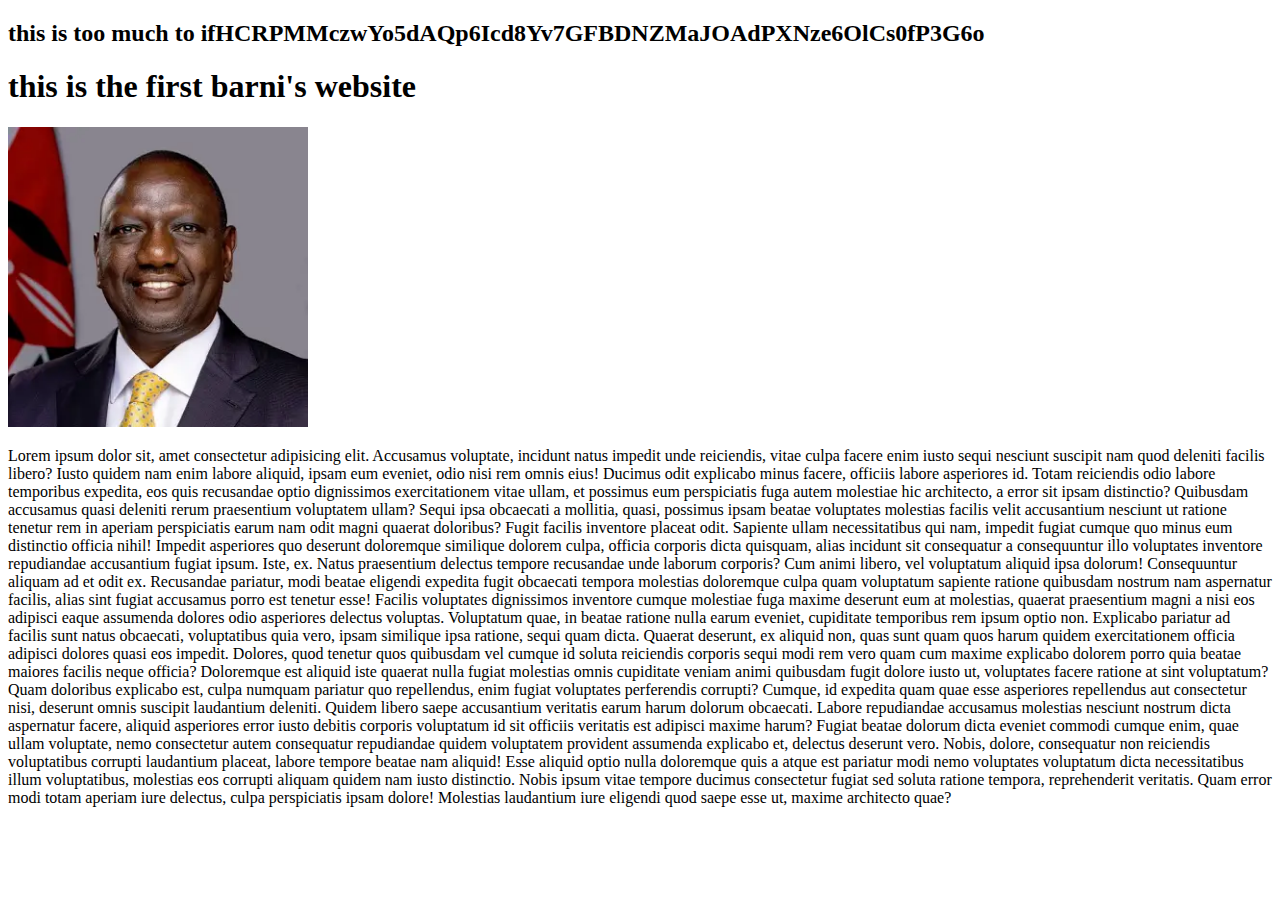
<file: index.html>
<!DOCTYPE html>
<html lang="en">
<head>
    <meta charset="UTF-8">
    <meta name="viewport" content="width=device-width, initial-scale=1.0">
    <title>BARNI</title>
</head>
<body>
  <h2>this is too much to ifHCRPMMczwYo5dAQp6Icd8Yv7GFBDNZMaJOAdPXNze6OlCs0fP3G6o</h2>
  <h1>this is the first barni's website</h1> 
  <img height="300px" src="[data-uri]" alt="">
  <p>Lorem ipsum dolor sit, amet consectetur adipisicing elit. Accusamus voluptate, incidunt natus impedit unde reiciendis, vitae culpa facere enim iusto sequi nesciunt suscipit nam quod deleniti facilis libero? Iusto quidem nam enim labore aliquid, ipsam eum eveniet, odio nisi rem omnis eius! Ducimus odit explicabo minus facere, officiis labore asperiores id. Totam reiciendis odio labore temporibus expedita, eos quis recusandae optio dignissimos exercitationem vitae ullam, et possimus eum perspiciatis fuga autem molestiae hic architecto, a error sit ipsam distinctio? Quibusdam accusamus quasi deleniti rerum praesentium voluptatem ullam? Sequi ipsa obcaecati a mollitia, quasi, possimus ipsam beatae voluptates molestias facilis velit accusantium nesciunt ut ratione tenetur rem in aperiam perspiciatis earum nam odit magni quaerat doloribus? Fugit facilis inventore placeat odit. Sapiente ullam necessitatibus qui nam, impedit fugiat cumque quo minus eum distinctio officia nihil! Impedit asperiores quo deserunt doloremque similique dolorem culpa, officia corporis dicta quisquam, alias incidunt sit consequatur a consequuntur illo voluptates inventore repudiandae accusantium fugiat ipsum. Iste, ex. Natus praesentium delectus tempore recusandae unde laborum corporis? Cum animi libero, vel voluptatum aliquid ipsa dolorum! Consequuntur aliquam ad et odit ex. Recusandae pariatur, modi beatae eligendi expedita fugit obcaecati tempora molestias doloremque culpa quam voluptatum sapiente ratione quibusdam nostrum nam aspernatur facilis, alias sint fugiat accusamus porro est tenetur esse! Facilis voluptates dignissimos inventore cumque molestiae fuga maxime deserunt eum at molestias, quaerat praesentium magni a nisi eos adipisci eaque assumenda dolores odio asperiores delectus voluptas. Voluptatum quae, in beatae ratione nulla earum eveniet, cupiditate temporibus rem ipsum optio non. Explicabo pariatur ad facilis sunt natus obcaecati, voluptatibus quia vero, ipsam similique ipsa ratione, sequi quam dicta. Quaerat deserunt, ex aliquid non, quas sunt quam quos harum quidem exercitationem officia adipisci dolores quasi eos impedit. Dolores, quod tenetur quos quibusdam vel cumque id soluta reiciendis corporis sequi modi rem vero quam cum maxime explicabo dolorem porro quia beatae maiores facilis neque officia? Doloremque est aliquid iste quaerat nulla fugiat molestias omnis cupiditate veniam animi quibusdam fugit dolore iusto ut, voluptates facere ratione at sint voluptatum? Quam doloribus explicabo est, culpa numquam pariatur quo repellendus, enim fugiat voluptates perferendis corrupti? Cumque, id expedita quam quae esse asperiores repellendus aut consectetur nisi, deserunt omnis suscipit laudantium deleniti. Quidem libero saepe accusantium veritatis earum harum dolorum obcaecati. Labore repudiandae accusamus molestias nesciunt nostrum dicta aspernatur facere, aliquid asperiores error iusto debitis corporis voluptatum id sit officiis veritatis est adipisci maxime harum? Fugiat beatae dolorum dicta eveniet commodi cumque enim, quae ullam voluptate, nemo consectetur autem consequatur repudiandae quidem voluptatem provident assumenda explicabo et, delectus deserunt vero. Nobis, dolore, consequatur non reiciendis voluptatibus corrupti laudantium placeat, labore tempore beatae nam aliquid! Esse aliquid optio nulla doloremque quis a atque est pariatur modi nemo voluptates voluptatum dicta necessitatibus illum voluptatibus, molestias eos corrupti aliquam quidem nam iusto distinctio. Nobis ipsum vitae tempore ducimus consectetur fugiat sed soluta ratione tempora, reprehenderit veritatis. Quam error modi totam aperiam iure delectus, culpa perspiciatis ipsam dolore! Molestias laudantium iure eligendi quod saepe esse ut, maxime architecto quae?</p> 
</body>
</html>
</file>
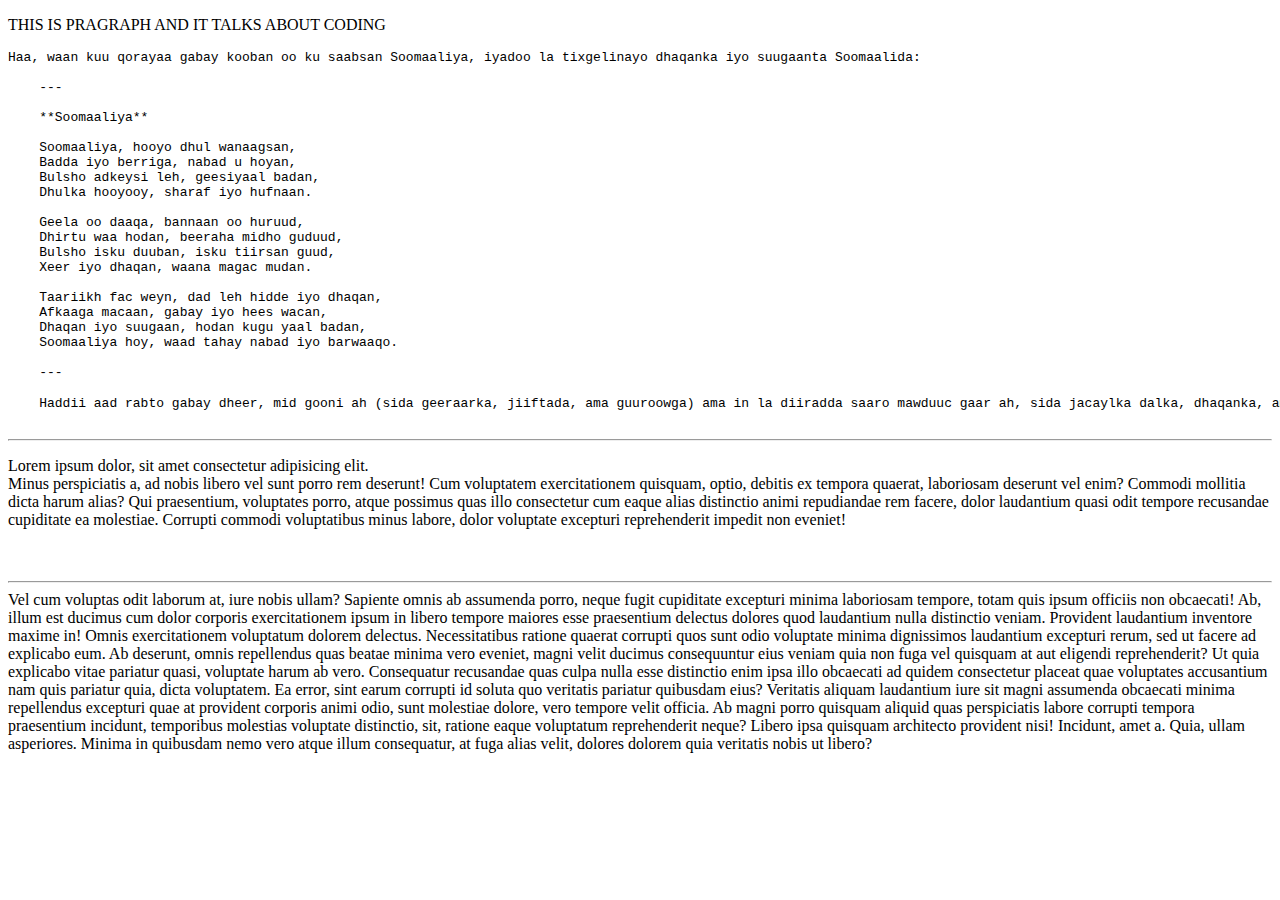
<file: p_pre_br_hr/index.html>
<!DOCTYPE html>
<html lang="en">
<head>
    <meta charset="UTF-8">
    <meta name="viewport" content="width=device-width, initial-scale=1.0">
    <title>EIDDI AMIN DADA</title>
</head>
<body>
   <P>THIS IS PRAGRAPH AND IT TALKS ABOUT CODING</P> 
   <pre>Haa, waan kuu qorayaa gabay kooban oo ku saabsan Soomaaliya, iyadoo la tixgelinayo dhaqanka iyo suugaanta Soomaalida:

    ---
    
    **Soomaaliya**
    
    Soomaaliya, hooyo dhul wanaagsan,
    Badda iyo berriga, nabad u hoyan,
    Bulsho adkeysi leh, geesiyaal badan,
    Dhulka hooyooy, sharaf iyo hufnaan.
    
    Geela oo daaqa, bannaan oo huruud,
    Dhirtu waa hodan, beeraha midho guduud,
    Bulsho isku duuban, isku tiirsan guud,
    Xeer iyo dhaqan, waana magac mudan.
    
    Taariikh fac weyn, dad leh hidde iyo dhaqan,
    Afkaaga macaan, gabay iyo hees wacan,
    Dhaqan iyo suugaan, hodan kugu yaal badan,
    Soomaaliya hoy, waad tahay nabad iyo barwaaqo.
    
    ---
    
    Haddii aad rabto gabay dheer, mid gooni ah (sida geeraarka, jiiftada, ama guuroowga) ama in la diiradda saaro mawduuc gaar ah, sida jacaylka dalka, dhaqanka, ama quruxda dabiiciga ah, waan kuu qori karaa! 😊
    </pre>
    <hr>
<p>
    Lorem ipsum dolor, sit amet consectetur adipisicing elit. <br> Minus perspiciatis a, ad nobis libero vel sunt porro rem deserunt! Cum voluptatem exercitationem quisquam, optio, debitis ex tempora quaerat, laboriosam deserunt vel enim? Commodi mollitia dicta harum alias? Qui praesentium, voluptates porro, atque possimus quas illo consectetur cum eaque alias distinctio animi repudiandae rem facere, dolor laudantium quasi odit tempore recusandae cupiditate ea molestiae. Corrupti commodi voluptatibus minus labore, dolor voluptate excepturi reprehenderit impedit non eveniet! <br> <br> <br> <hr>Vel cum voluptas odit laborum at, iure nobis ullam? Sapiente omnis ab assumenda porro, neque fugit cupiditate excepturi minima laboriosam tempore, totam quis ipsum officiis non obcaecati! Ab, illum est ducimus cum dolor corporis exercitationem ipsum in libero tempore maiores esse praesentium delectus dolores quod laudantium nulla distinctio veniam. Provident laudantium inventore maxime in! Omnis exercitationem voluptatum dolorem delectus. Necessitatibus ratione quaerat corrupti quos sunt odio voluptate minima dignissimos laudantium excepturi rerum, sed ut facere ad explicabo eum. Ab deserunt, omnis repellendus quas beatae minima vero eveniet, magni velit ducimus consequuntur eius veniam quia non fuga vel quisquam at aut eligendi reprehenderit? Ut quia explicabo vitae pariatur quasi, voluptate harum ab vero. Consequatur recusandae quas culpa nulla esse distinctio enim ipsa illo obcaecati ad quidem consectetur placeat quae voluptates accusantium nam quis pariatur quia, dicta voluptatem. Ea error, sint earum corrupti id soluta quo veritatis pariatur quibusdam eius? Veritatis aliquam laudantium iure sit magni assumenda obcaecati minima repellendus excepturi quae at provident corporis animi odio, sunt molestiae dolore, vero tempore velit officia. Ab magni porro quisquam aliquid quas perspiciatis labore corrupti tempora praesentium incidunt, temporibus molestias voluptate distinctio, sit, ratione eaque voluptatum reprehenderit neque? Libero ipsa quisquam architecto provident nisi! Incidunt, amet a. Quia, ullam asperiores. Minima in quibusdam nemo vero atque illum consequatur, at fuga alias velit, dolores dolorem quia veritatis nobis ut libero?
</p>
</body>
</html>
</file>
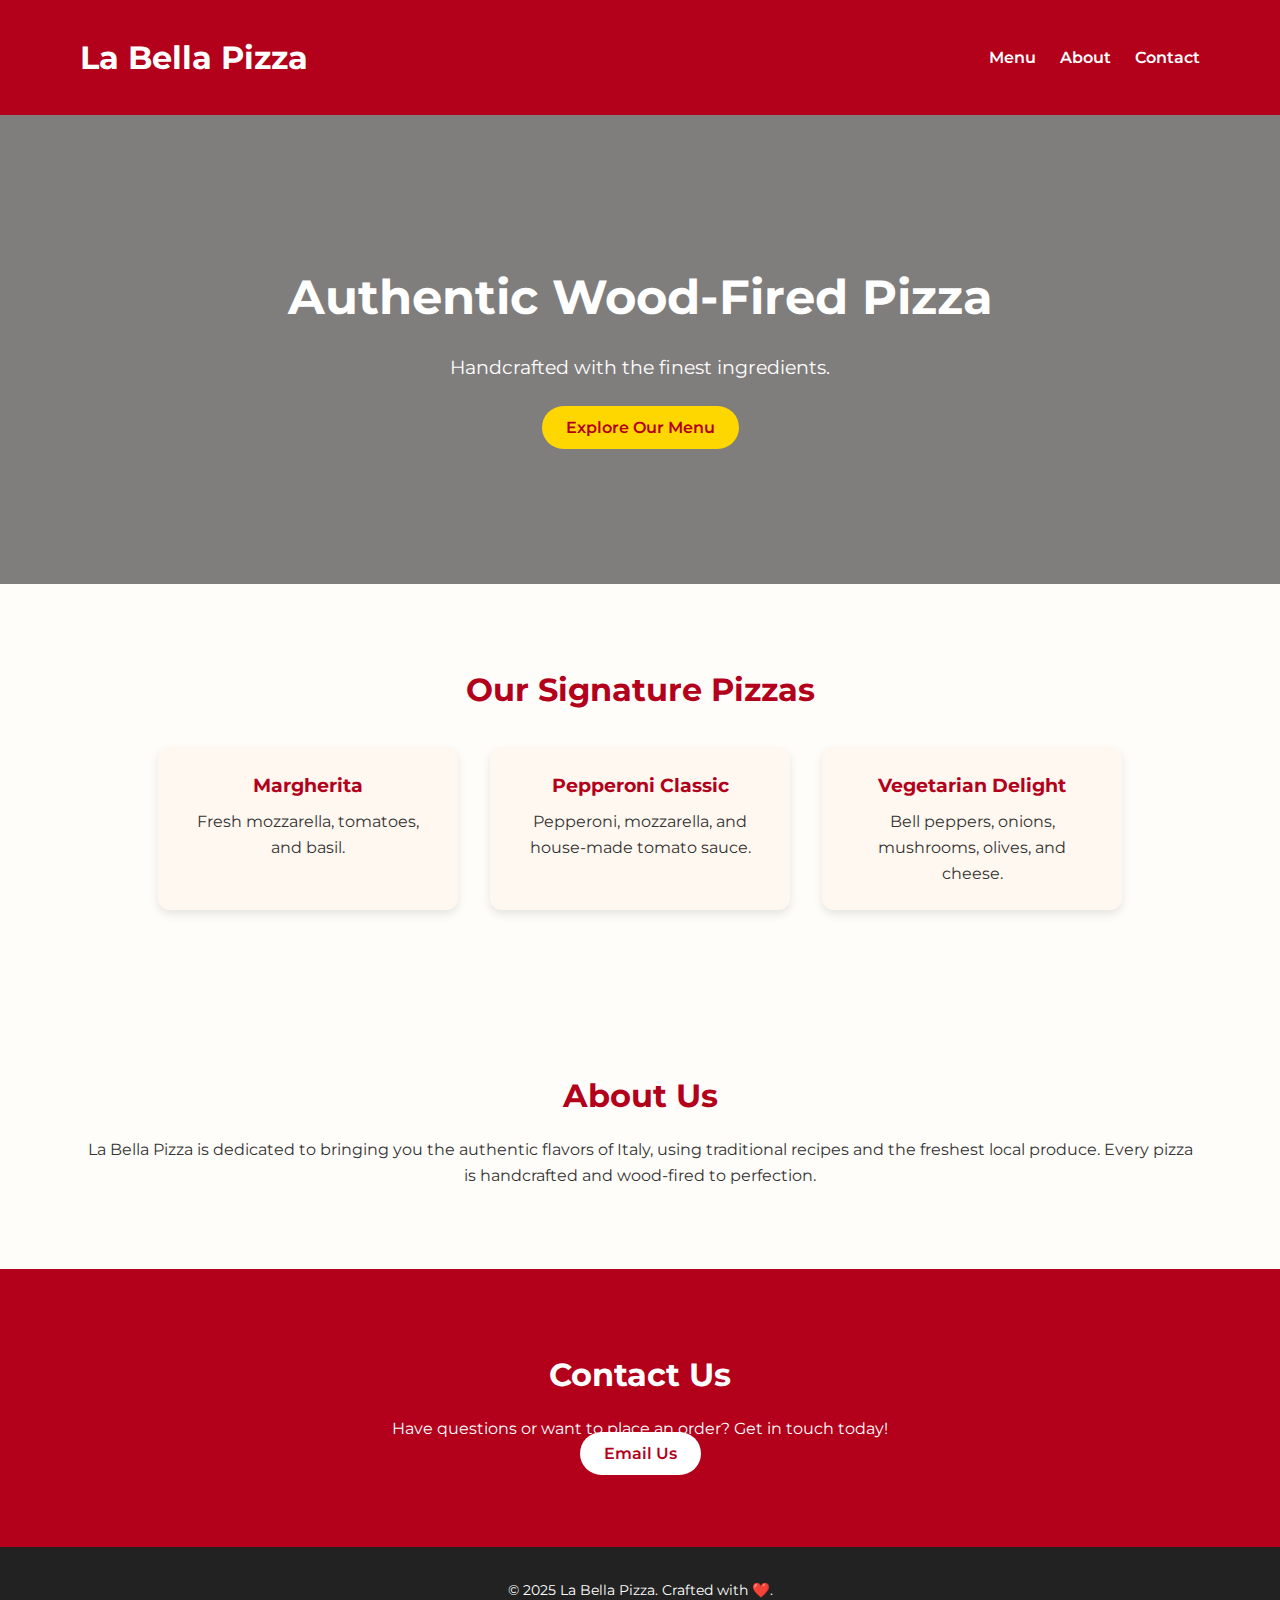
<file: pizza shop/index.html>
<!DOCTYPE html>
<html lang="en">
<head>
  <meta charset="UTF-8" />
  <meta name="viewport" content="width=device-width, initial-scale=1.0"/>
  <title>La Bella Pizza</title>
  <link href="https://fonts.googleapis.com/css2?family=Montserrat:wght@400;600;700&display=swap" rel="stylesheet">
  <style>
    /* Reset and base styles */
    * {
      margin: 0;
      padding: 0;
      box-sizing: border-box;
    }
    body {
      font-family: 'Montserrat', sans-serif;
      color: #333;
      background-color: #fffdfa;
      line-height: 1.6;
    }
    .container {
      width: 90%;
      max-width: 1200px;
      margin: auto;
      padding: 1rem;
    }
    header {
      background-color: #b3001b;
      color: #fff;
      padding: 1rem 0;
    }
    header .container {
      display: flex;
      justify-content: space-between;
      align-items: center;
    }
    header h1 {
      font-size: 2rem;
      font-weight: 700;
    }
    header nav ul {
      list-style: none;
      display: flex;
      gap: 1.5rem;
    }
    header nav a {
      color: #fff;
      text-decoration: none;
      font-weight: 600;
      transition: color 0.3s ease;
    }
    header nav a:hover {
      color: #ffd700;
    }
    .hero {
      background: url('https://images.unsplash.com/photo-1601924638867-3fd3f1f71d96?ixlib=rb-4.0.3&auto=format&fit=crop&w=1350&q=80') center/cover no-repeat;
      color: #fff;
      text-align: center;
      padding: 8rem 1rem;
      position: relative;
    }
    .hero::after {
      content: "";
      position: absolute;
      top: 0; left: 0; right: 0; bottom: 0;
      background-color: rgba(0, 0, 0, 0.5);
    }
    .hero .container {
      position: relative;
      z-index: 1;
    }
    .hero h2 {
      font-size: 3rem;
      margin-bottom: 1rem;
      font-weight: 700;
    }
    .hero p {
      font-size: 1.2rem;
      margin-bottom: 2rem;
    }
    .btn {
      background-color: #ffd700;
      color: #b3001b;
      padding: 0.75rem 1.5rem;
      text-decoration: none;
      font-weight: 600;
      border-radius: 30px;
      transition: background-color 0.3s ease, transform 0.3s ease;
    }
    .btn:hover {
      background-color: #e6c200;
      transform: translateY(-3px);
    }
    .menu {
      padding: 4rem 0;
      text-align: center;
    }
    .menu h2 {
      font-size: 2rem;
      color: #b3001b;
      margin-bottom: 2rem;
    }
    .menu-grid {
      display: flex;
      flex-wrap: wrap;
      gap: 2rem;
      justify-content: center;
    }
    .menu-item {
      background-color: #fff8f0;
      padding: 1.5rem;
      border-radius: 12px;
      box-shadow: 0 4px 10px rgba(0,0,0,0.1);
      flex: 1 1 250px;
      max-width: 300px;
      transition: transform 0.3s ease;
    }
    .menu-item:hover {
      transform: translateY(-5px);
    }
    .menu-item h3 {
      color: #b3001b;
      margin-bottom: 0.5rem;
    }
    .about {
      padding: 4rem 0;
      background-color: #fffdfa;
      text-align: center;
    }
    .about h2 {
      font-size: 2rem;
      color: #b3001b;
      margin-bottom: 1rem;
    }
    .contact {
      background-color: #b3001b;
      color: #fff;
      padding: 4rem 0;
      text-align: center;
    }
    .contact h2 {
      font-size: 2rem;
      margin-bottom: 1rem;
    }
    .contact .btn {
      background-color: #fff;
      color: #b3001b;
    }
    .contact .btn:hover {
      background-color: #ffd700;
    }
    footer {
      background-color: #222;
      color: #fff;
      text-align: center;
      padding: 1rem 0;
      font-size: 0.9rem;
    }
  </style>
</head>
<body>
  <header>
    <div class="container">
      <h1>La Bella Pizza</h1>
      <nav>
        <ul>
          <li><a href="#menu">Menu</a></li>
          <li><a href="#about">About</a></li>
          <li><a href="#contact">Contact</a></li>
        </ul>
      </nav>
    </div>
  </header>
  <section class="hero">
    <div class="container">
      <h2>Authentic Wood-Fired Pizza</h2>
      <p>Handcrafted with the finest ingredients.</p>
      <a href="#menu" class="btn">Explore Our Menu</a>
    </div>
  </section>
  <section id="menu" class="menu">
    <div class="container">
      <h2>Our Signature Pizzas</h2>
      <div class="menu-grid">
        <div class="menu-item">
          <h3>Margherita</h3>
          <p>Fresh mozzarella, tomatoes, and basil.</p>
        </div>
        <div class="menu-item">
          <h3>Pepperoni Classic</h3>
          <p>Pepperoni, mozzarella, and house-made tomato sauce.</p>
        </div>
        <div class="menu-item">
          <h3>Vegetarian Delight</h3>
          <p>Bell peppers, onions, mushrooms, olives, and cheese.</p>
        </div>
      </div>
    </div>
  </section>
  <section id="about" class="about">
    <div class="container">
      <h2>About Us</h2>
      <p>La Bella Pizza is dedicated to bringing you the authentic flavors of Italy, using traditional recipes and the freshest local produce. Every pizza is handcrafted and wood-fired to perfection.</p>
    </div>
  </section>
  <section id="contact" class="contact">
    <div class="container">
      <h2>Contact Us</h2>
      <p>Have questions or want to place an order? Get in touch today!</p>
      <a href="mailto:info@labellapizza.com" class="btn">Email Us</a>
    </div>
  </section>
  <footer>
    <div class="container">
      <p>&copy; 2025 La Bella Pizza. Crafted with ❤️.</p>
    </div>
  </footer>
</body>
</html>
</file>
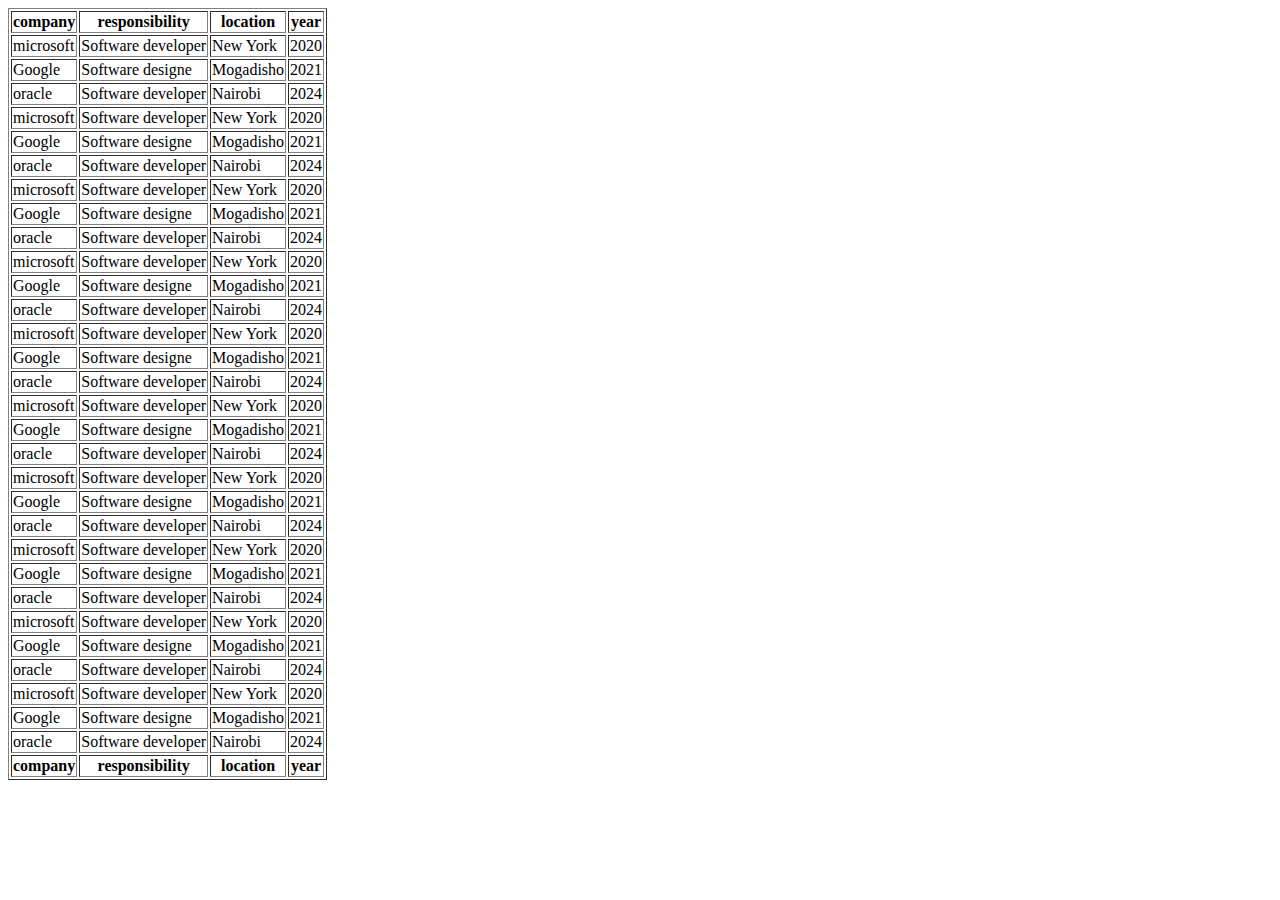
<file: table_tr_th_td_thead_tbody_tfoot/index.html>
<!DOCTYPE html>
<html lang="en">
<head>
    <meta charset="UTF-8">
    <meta name="viewport" content="width=device-width, initial-scale=1.0">
    <title>tables</title>
</head>
<body>
    <table border="1"> 
        <thead>
        <tr>
            <th>company</th>
            <th>responsibility</th>
            <th>location</th>
            <th>year</th>
        </tr>
    </thead>
    <tbody>
        <tr>
            <td>microsoft</td>
            <td>Software developer</td>
            <td>New York</td>
            <td>2020</td>
        </tr>
        <tr>
            <td>Google</td>
            <td>Software designe</td>
            <td>Mogadisho</td>
            <td>2021</td>
        </tr>
        <tr>
            <td>oracle</td>
            <td>Software developer</td>
            <td>Nairobi</td>
            <td>2024</td>
        </tr>
        <tr>
            <td>microsoft</td>
            <td>Software developer</td>
            <td>New York</td>
            <td>2020</td>
        </tr>
        <tr>
            <td>Google</td>
            <td>Software designe</td>
            <td>Mogadisho</td>
            <td>2021</td>
        </tr>
        <tr>
            <td>oracle</td>
            <td>Software developer</td>
            <td>Nairobi</td>
            <td>2024</td>
        </tr>
        <tr>
            <td>microsoft</td>
            <td>Software developer</td>
            <td>New York</td>
            <td>2020</td>
        </tr>
        <tr>
            <td>Google</td>
            <td>Software designe</td>
            <td>Mogadisho</td>
            <td>2021</td>
        </tr>
        <tr>
            <td>oracle</td>
            <td>Software developer</td>
            <td>Nairobi</td>
            <td>2024</td>
        </tr>
        <tr>
            <td>microsoft</td>
            <td>Software developer</td>
            <td>New York</td>
            <td>2020</td>
        </tr>
        <tr>
            <td>Google</td>
            <td>Software designe</td>
            <td>Mogadisho</td>
            <td>2021</td>
        </tr>
        <tr>
            <td>oracle</td>
            <td>Software developer</td>
            <td>Nairobi</td>
            <td>2024</td>
        </tr>
        <tr>
            <td>microsoft</td>
            <td>Software developer</td>
            <td>New York</td>
            <td>2020</td>
        </tr>
        <tr>
            <td>Google</td>
            <td>Software designe</td>
            <td>Mogadisho</td>
            <td>2021</td>
        </tr>
        <tr>
            <td>oracle</td>
            <td>Software developer</td>
            <td>Nairobi</td>
            <td>2024</td>
        </tr>
        <tr>
            <td>microsoft</td>
            <td>Software developer</td>
            <td>New York</td>
            <td>2020</td>
        </tr>
        <tr>
            <td>Google</td>
            <td>Software designe</td>
            <td>Mogadisho</td>
            <td>2021</td>
        </tr>
        <tr>
            <td>oracle</td>
            <td>Software developer</td>
            <td>Nairobi</td>
            <td>2024</td>
        </tr>
        <tr>
            <td>microsoft</td>
            <td>Software developer</td>
            <td>New York</td>
            <td>2020</td>
        </tr>
        <tr>
            <td>Google</td>
            <td>Software designe</td>
            <td>Mogadisho</td>
            <td>2021</td>
        </tr>
        <tr>
            <td>oracle</td>
            <td>Software developer</td>
            <td>Nairobi</td>
            <td>2024</td>
        </tr>
        <tr>
            <td>microsoft</td>
            <td>Software developer</td>
            <td>New York</td>
            <td>2020</td>
        </tr>
        <tr>
            <td>Google</td>
            <td>Software designe</td>
            <td>Mogadisho</td>
            <td>2021</td>
        </tr>
        <tr>
            <td>oracle</td>
            <td>Software developer</td>
            <td>Nairobi</td>
            <td>2024</td>
        </tr>
        <tr>
            <td>microsoft</td>
            <td>Software developer</td>
            <td>New York</td>
            <td>2020</td>
        </tr>
        <tr>
            <td>Google</td>
            <td>Software designe</td>
            <td>Mogadisho</td>
            <td>2021</td>
        </tr>
        <tr>
            <td>oracle</td>
            <td>Software developer</td>
            <td>Nairobi</td>
            <td>2024</td>
        </tr>
        <tr>
            <td>microsoft</td>
            <td>Software developer</td>
            <td>New York</td>
            <td>2020</td>
        </tr>
        <tr>
            <td>Google</td>
            <td>Software designe</td>
            <td>Mogadisho</td>
            <td>2021</td>
        </tr>
        <tr>
            <td>oracle</td>
            <td>Software developer</td>
            <td>Nairobi</td>
            <td>2024</td>
        </tr>
    </tbody>
    <tfoot>
        <tr>
            <th>company</th>
            <th>responsibility</th>
            <th>location</th>
            <th>year</th>
        </tr>
    </tfoot>
    </table>
    
</body>
</html>
</file>
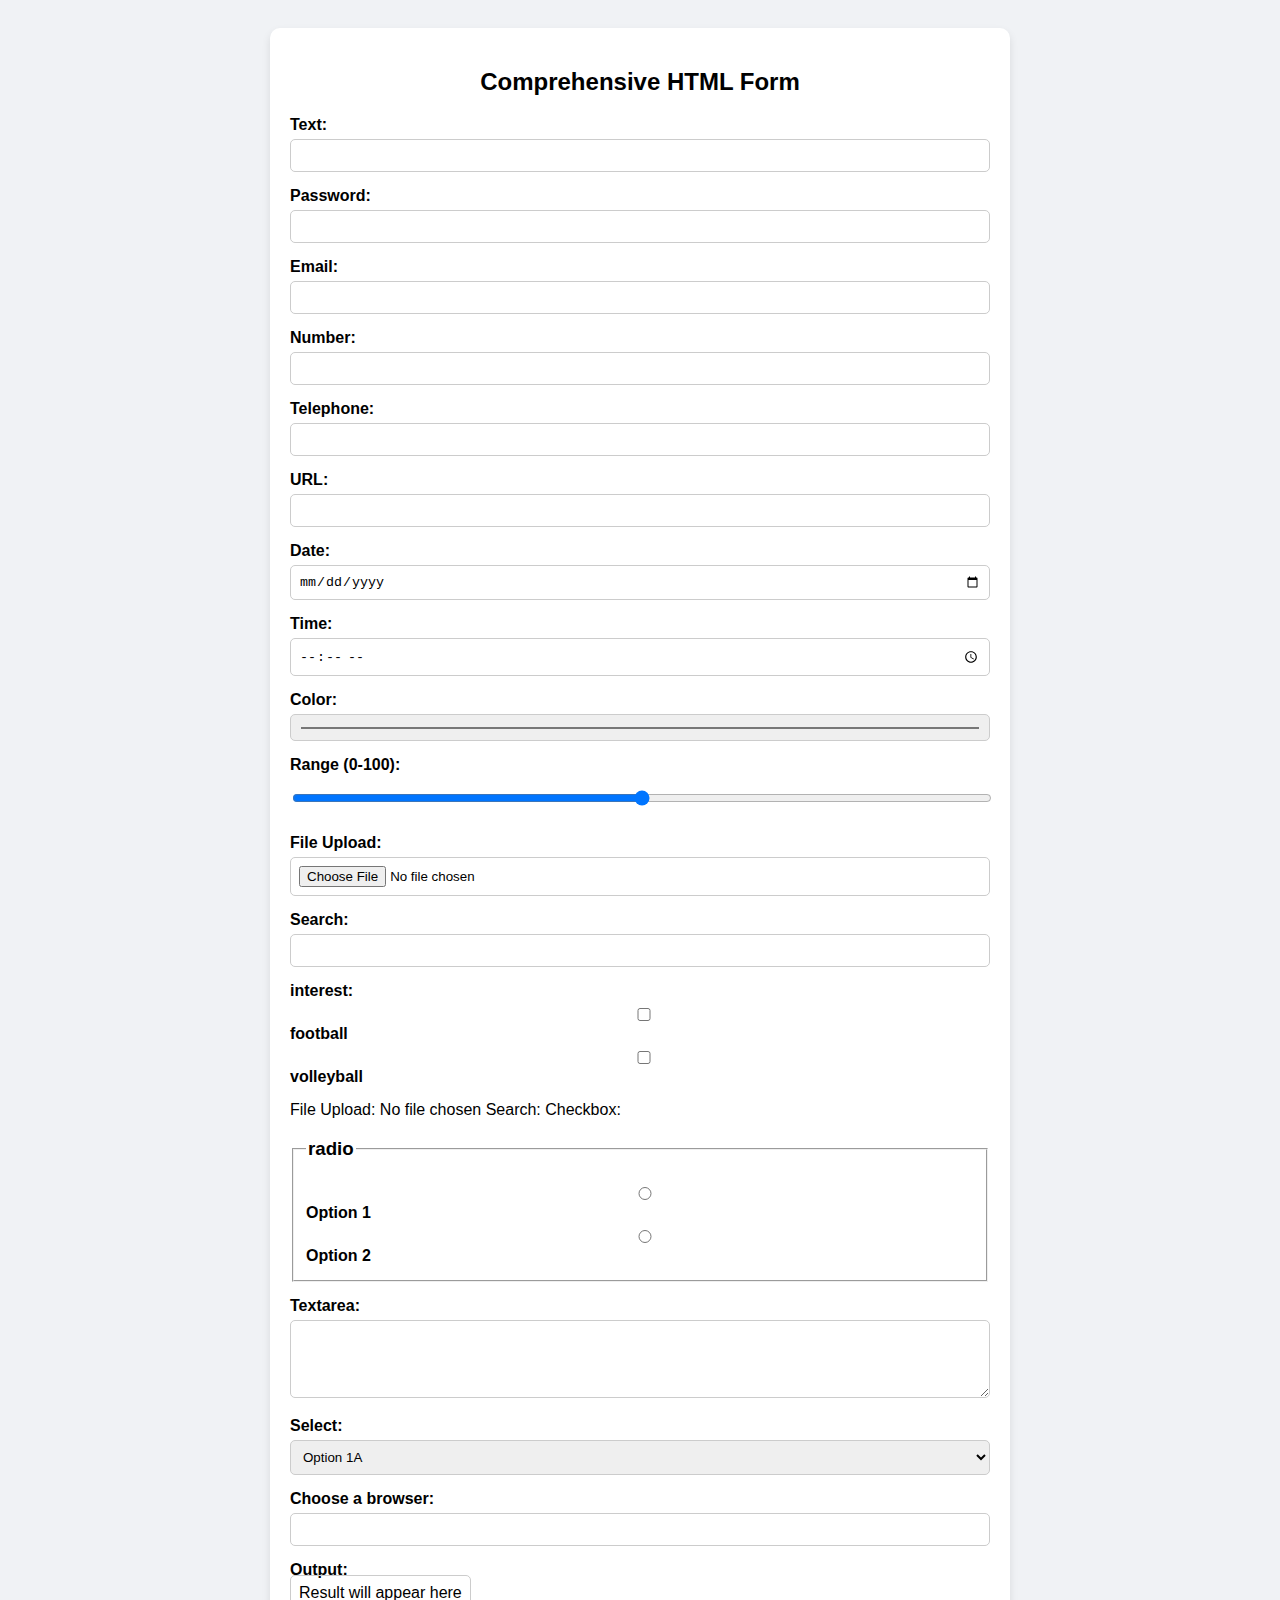
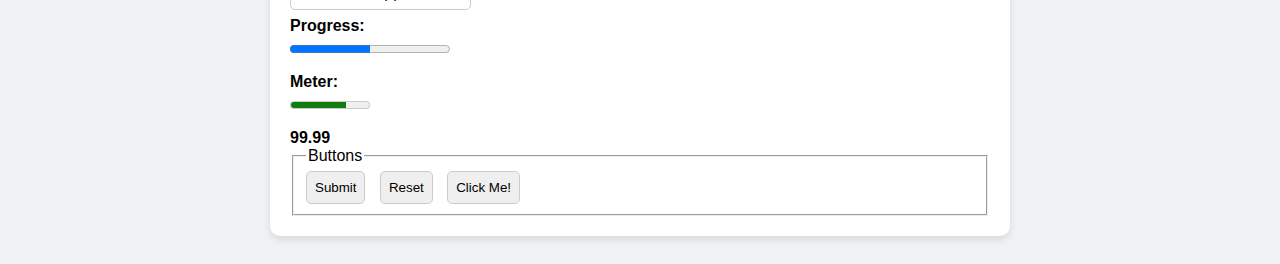
<file: form/form-ai/index.html>
<!DOCTYPE html>
<html lang="en">
<head>
  <meta charset="UTF-8" />
  <meta name="viewport" content="width=device-width, initial-scale=1.0"/>
  <title>Comprehensive HTML Form</title>
  <style>
    body {
      font-family: Arial, sans-serif;
      background-color: #f0f2f5;
      padding: 20px;
    }
    .container {
      max-width: 700px;
      background: white;
      padding: 20px;
      border-radius: 10px;
      box-shadow: 0 4px 8px rgba(0,0,0,0.1);
      margin: auto;
    }
    h2 {
      text-align: center;
    }
    .form-group {
      margin-bottom: 15px;
    }
    label {
      display: block;
      margin-bottom: 5px;
      font-weight: bold;
    }
    input, textarea, select, button, output {
      width: 100%;
      padding: 8px;
      box-sizing: border-box;
      border-radius: 5px;
      border: 1px solid #ccc;
    }
    button {
      width: auto;
      margin-right: 10px;
    }
  </style>
</head>
<body>
  <div class="container">
    <h2>Comprehensive HTML Form</h2>
    <form>
      <!-- Text Input -->
      <div class="form-group">
        <label for="text">Text:</label>
        <input type="text" id="text" name="text">
      </div>

      <!-- Password -->
      <div class="form-group">
        <label for="password">Password:</label>
        <input type="password" id="password" name="password">
      </div>

      <!-- Email -->
      <div class="form-group">
        <label for="email">Email:</label>
        <input type="email" id="email" name="email">
      </div>

      <!-- Number -->
      <div class="form-group">
        <label for="number">Number:</label>
        <input type="number" id="number" name="number">
      </div>

      <!-- Telephone -->
      <div class="form-group">
        <label for="tel">Telephone:</label>
        <input type="tel" id="tel" name="tel">
      </div>

      <!-- URL -->
      <div class="form-group">
        <label for="url">URL:</label>
        <input type="url" id="url" name="url">
      </div>

      <!-- Date -->
      <div class="form-group">
        <label for="date">Date:</label>
        <input type="date" id="date" name="date">
      </div>

      <!-- Time -->
      <div class="form-group">
        <label for="time">Time:</label>
        <input type="time" id="time" name="time">
      </div>

      <!-- Color -->
      <div class="form-group">
        <label for="color">Color:</label>
        <input type="color" id="color" name="color">
      </div>

      <!-- Range -->
      <div class="form-group">
        <label for="range">Range (0-100):</label>
        <input type="range" id="range" name="range" min="0" max="100">
      </div>

      <!-- File -->
      <div class="form-group">
        <label for="file">File Upload:</label>
        <input type="file" id="file" name="file">
      </div>

      <!-- Search -->
      <div class="form-group">
        <label for="search">Search:</label>
        <input type="search" id="search" name="search">
      </div>

      <!-- Hidden -->
      <input type="hidden" name="hidden" value="secret">

      <!-- Checkbox -->
      <div class="form-group">
        <label>interest:</label>
        <label><input type="checkbox" name="football"> football</label>
        <label><input type="checkbox" name="volleyball"> volleyball</label>
      </div>

      <!-- Radio -->
      <div class="form-group">
      File Upload:
      No file chosen
      Search:
      Checkbox:
      <fieldset>
        <legend> <h3>radio</h3></legend>
        <label><input type="radio" name="radio" value="option1"> Option 1</label>
        <label><input type="radio" name="radio" value="option2"> Option 2</label>
    </fieldset>
      </div>

      <!-- Textarea -->
      <div class="form-group">
        <label for="textarea">Textarea:</label>
        <textarea id="textarea" name="textarea" rows="4"></textarea>
      </div>

      <!-- Select with optgroup -->
      <div class="form-group">
        <label for="select">Select:</label>
        <select id="select" name="select">
          <optgroup label="Group 1">
            <option value="1a">Option 1A</option>
            <option value="1b">Option 1B</option>
          </optgroup>
          <optgroup label="Group 2">
            <option value="2a">Option 2A</option>
            <option value="2b">Option 2B</option>
          </optgroup>
        </select>
      </div>

      <!-- Datalist -->
      <div class="form-group">
        <label for="browser">Choose a browser:</label>
        <input list="browsers" id="browser" name="browser">
        <datalist id="browsers">
          <option value="Chrome">
          <option value="Firefox">
          <option value="Edge">
          <option value="Safari">
          <option value="Opera">
        </datalist>
      </div>

      <!-- Output -->
      <div class="form-group">
        <label for="output">Output:</label>
        <output name="output" id="output">Result will appear here</output>
      </div>

      <!-- Progress and Meter -->
      <div class="form-group">
        <label for="progress">Progress:</label>
        <progress id="progress" value="50" max="100"></progress>
      </div>

      <div class="form-group">
        <label for="meter">Meter:</label>
        <meter id="meter" value="0.7" min="0" max="1" optimum="0.8" low="0.4" high="0.9"></meter>
      </div>

      <strong>99.99</strong>
      <!-- Fieldset and Legend -->
      <fieldset>
        <legend>Buttons</legend>
        <button type="submit">Submit</button>
        <button type="reset">Reset</button>
        <button type="button" onclick="alert('Button clicked!')">Click Me!</button>
      </fieldset>
    </form>
  </div>
</body>
</html>
</file>
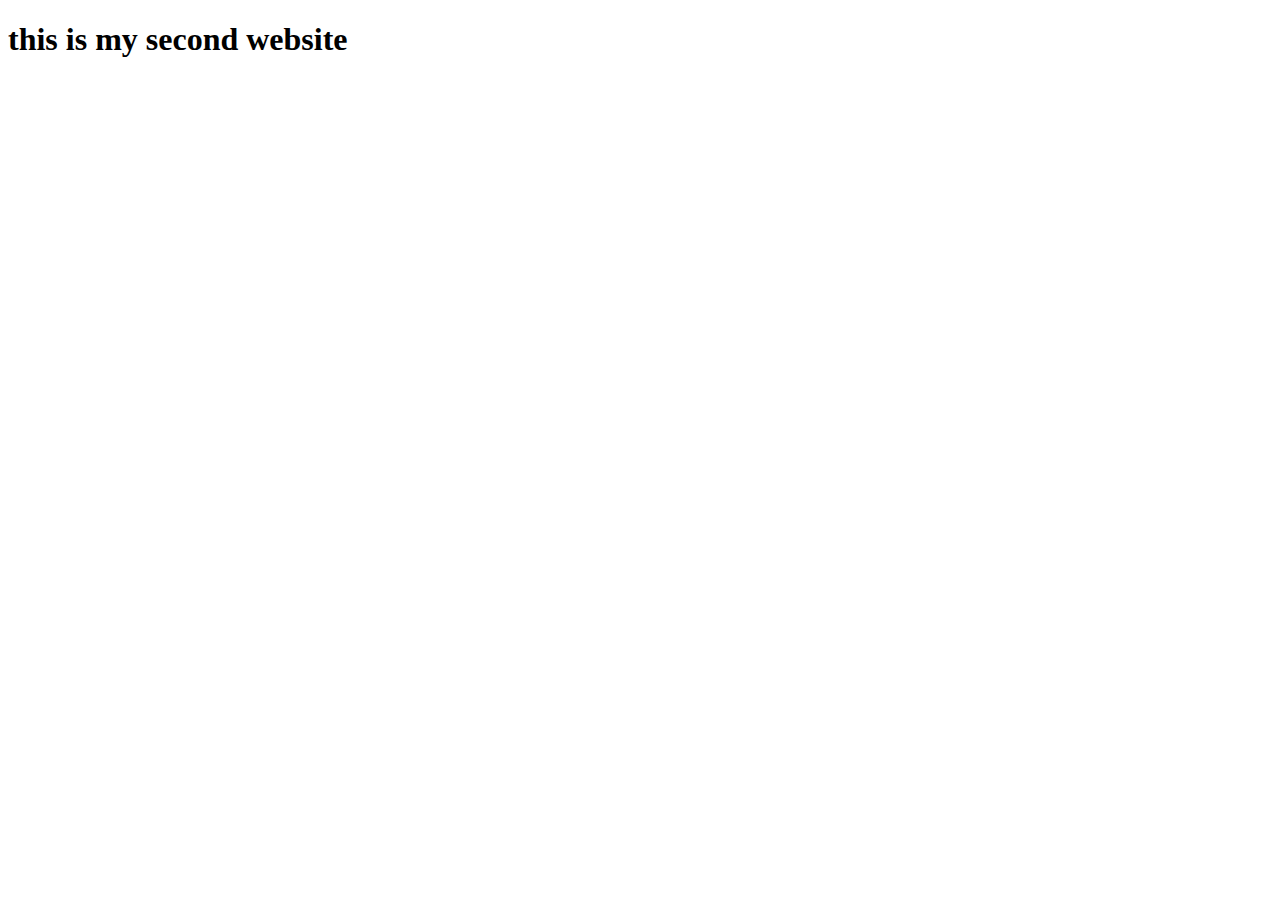
<file: html_course/7/index.html>
<!DOCTYPE html>
<html lang="en">
<head>
    <meta charset="UTF-8">
    <meta name="viewport" content="width=device-width, initial-scale=1.0">
    <title>mohamed</title>
</head>
<body>
    <h1>this is my second website</h1>
    <p></p>
</body>
</html>
</file>
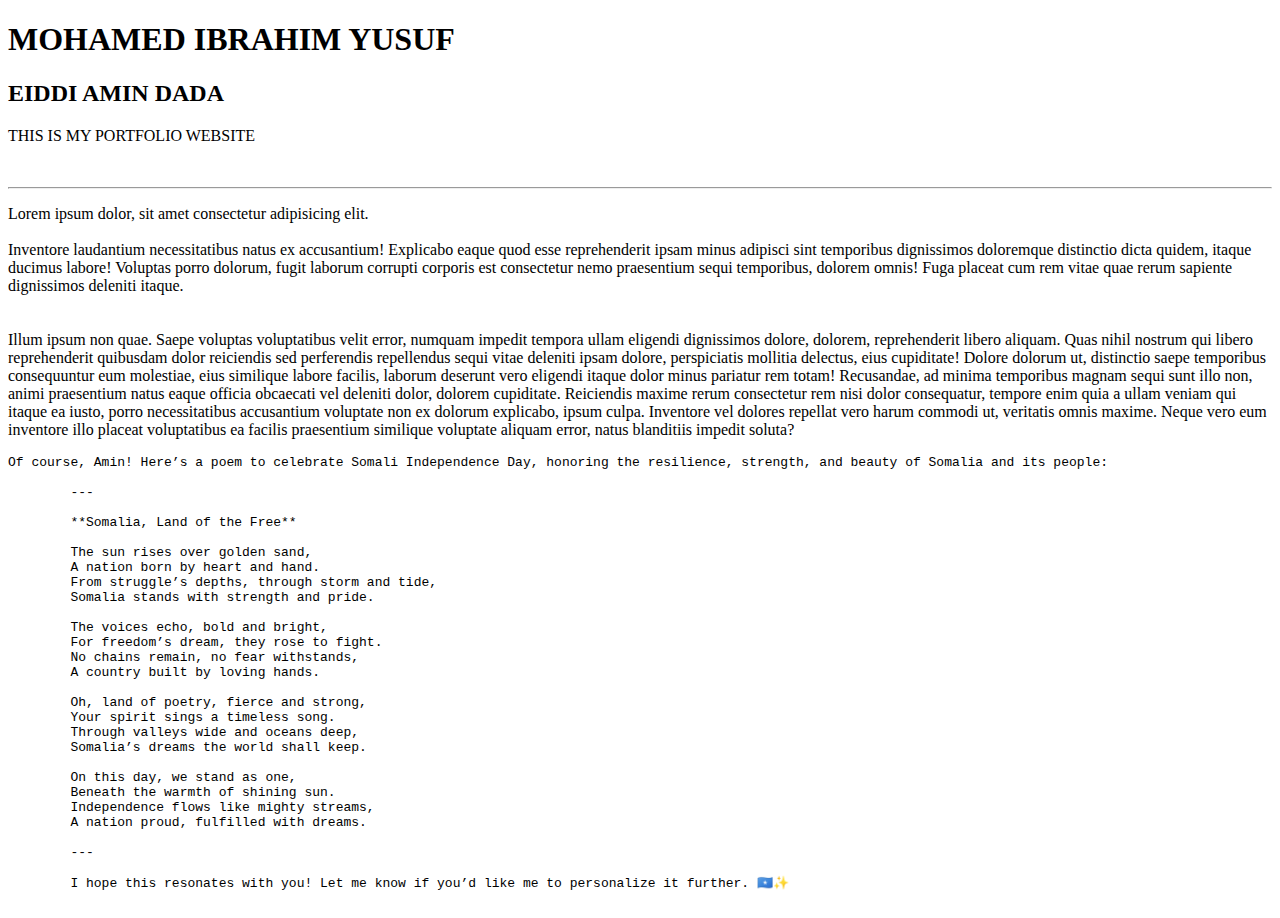
<file: my_personal_website/mohamed.html>
<!DOCTYPE html>
<html lang="en">
<head>
    <meta charset="UTF-8">
    <meta name="viewport" content="width=device-width, initial-scale=1.0">
    <title>mohamed_ibrahim</title>
</head>
<body>
    <h1>MOHAMED IBRAHIM YUSUF</h1>
    <H2>EIDDI AMIN DADA</H2>
    <P>THIS IS MY PORTFOLIO WEBSITE</P>
    <br> <hr>
    <P>Lorem ipsum dolor, sit amet consectetur adipisicing elit. <br> <br> Inventore laudantium necessitatibus natus ex accusantium! Explicabo eaque quod esse reprehenderit ipsam minus adipisci sint temporibus dignissimos doloremque distinctio dicta quidem, itaque ducimus labore! Voluptas porro dolorum, fugit laborum corrupti corporis est consectetur nemo praesentium sequi temporibus, dolorem omnis! Fuga placeat cum rem vitae quae rerum sapiente dignissimos deleniti itaque. <br><br> <br> Illum ipsum non quae. Saepe voluptas voluptatibus velit error, numquam impedit tempora ullam eligendi dignissimos dolore, dolorem, reprehenderit libero aliquam. Quas nihil nostrum qui libero reprehenderit quibusdam dolor reiciendis sed perferendis repellendus sequi vitae deleniti ipsam dolore, perspiciatis mollitia delectus, eius cupiditate! Dolore dolorum ut, distinctio saepe temporibus consequuntur eum molestiae, eius similique labore facilis, laborum deserunt vero eligendi itaque dolor minus pariatur rem totam! Recusandae, ad minima temporibus magnam sequi sunt illo non, animi praesentium natus eaque officia obcaecati vel deleniti dolor, dolorem cupiditate. Reiciendis maxime rerum consectetur rem nisi dolor consequatur, tempore enim quia a ullam veniam qui itaque ea iusto, porro necessitatibus accusantium voluptate non ex dolorum explicabo, ipsum culpa. Inventore vel dolores repellat vero harum commodi ut, veritatis omnis maxime. Neque vero eum inventore illo placeat voluptatibus ea facilis praesentium similique voluptate aliquam error, natus blanditiis impedit soluta?</P>
    <pre>Of course, Amin! Here’s a poem to celebrate Somali Independence Day, honoring the resilience, strength, and beauty of Somalia and its people:

        ---
        
        **Somalia, Land of the Free**  
        
        The sun rises over golden sand,  
        A nation born by heart and hand.  
        From struggle’s depths, through storm and tide,  
        Somalia stands with strength and pride.  
        
        The voices echo, bold and bright,  
        For freedom’s dream, they rose to fight.  
        No chains remain, no fear withstands,  
        A country built by loving hands.  
        
        Oh, land of poetry, fierce and strong,  
        Your spirit sings a timeless song.  
        Through valleys wide and oceans deep,  
        Somalia’s dreams the world shall keep.  
        
        On this day, we stand as one,  
        Beneath the warmth of shining sun.  
        Independence flows like mighty streams,  
        A nation proud, fulfilled with dreams.  
        
        ---
        
        I hope this resonates with you! Let me know if you’d like me to personalize it further. 🇸🇴✨
        </pre>
</body>
</html>
</file>
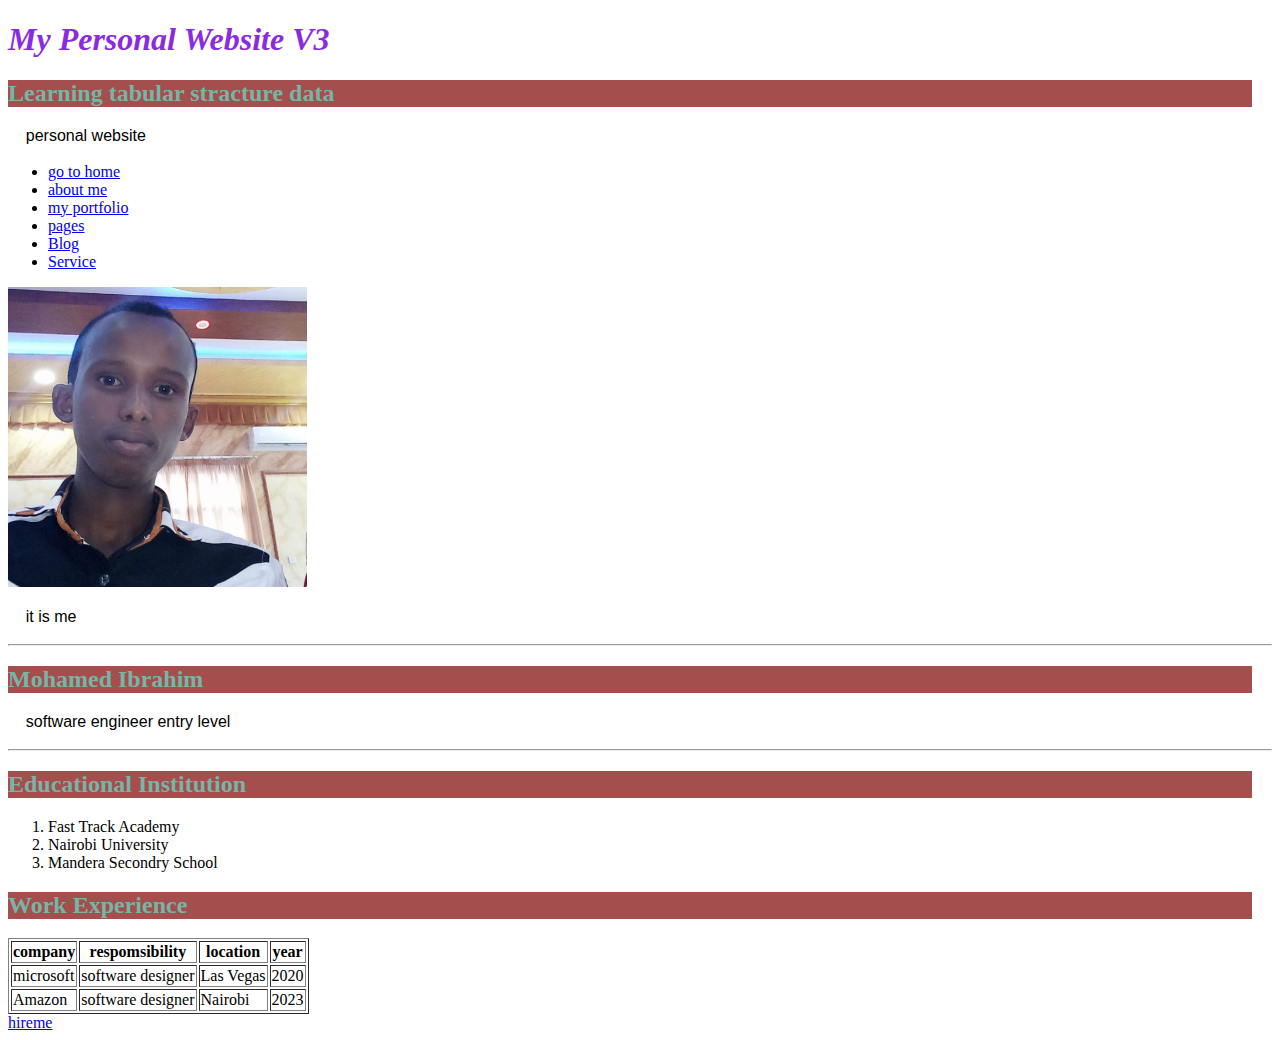
<file: personal website/personal.html>
<!DOCTYPE html>
<html lang="en">
<head>
    <meta charset="UTF-8">
    <meta name="viewport" content="width=device-width, initial-scale=1.0">
    <title>personal website</title>
</head>
<body>
    <div class="container">
<h1>My Personal Website V3 </h1> 
<h2>Learning tabular stracture data</h2>
<p>personal website</p>
<ul>
   <li><a href="home">go to home</a> </li>
   <li><a href="about">about me</a></li>
   <li><a href="portfolio">my portfolio</a></li>
    <li><a href="pages">pages</a></li>
    <li><a href="blog">Blog</a></li>
    <li><a href="service">Service</a></li>
</ul>

 <img height="300" src="html.jpg" alt="is my picture">
<p>it is me</p>
<hr>
<h2>Mohamed Ibrahim</h2>
<p>software engineer entry level</p>
<hr>
<h2>Educational Institution</h2>
<ol>
    <li>Fast Track Academy</li>
    <li>Nairobi University</li>
    <li>Mandera Secondry School</li>
</ol>
<h2>Work Experience</h2>
<table border="1">
    <tr>
    <th>company</th>
    <th>respomsibility</th>
    <th>location</th>
    <th>year</th> 
    </tr>
    <td>microsoft</td>
    <td>software designer</td>
    <td>Las Vegas</td>
    <td>2020</td>
    <tr>
        <td>Amazon</td>
    <td>software designer</td>
    <td>Nairobi</td>
    <td>2023</td>
    </tr>
</table>
<a href="hireme">hireme</a>
<link rel="stylesheet" href="style.css">

</div>
</body>
</html>
</file>
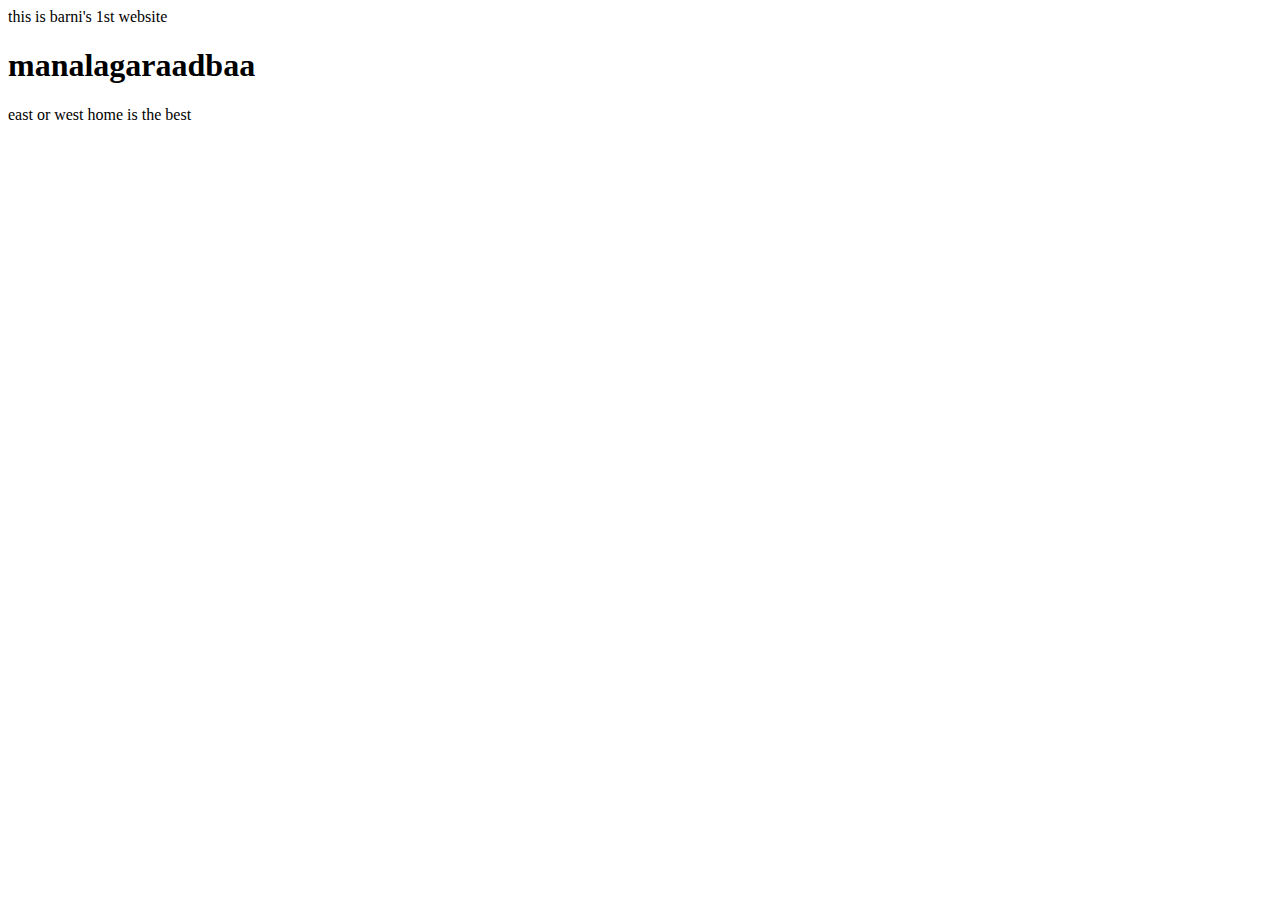
<file: html_course/intro/indext.html>
<!DOCTYPE html>
<html lang="en">
<head>
    <meta charset="UTF-8">
    <meta name="viewport" content="width=device-width, initial-scale=1.0">
    <title>barni </title>
<head>this is barni's 1st website
</head>
<body>
     <h1>manalagaraadbaa</h1>
   <p>east or west home is the best</p> 
</body>
</html>
</file>
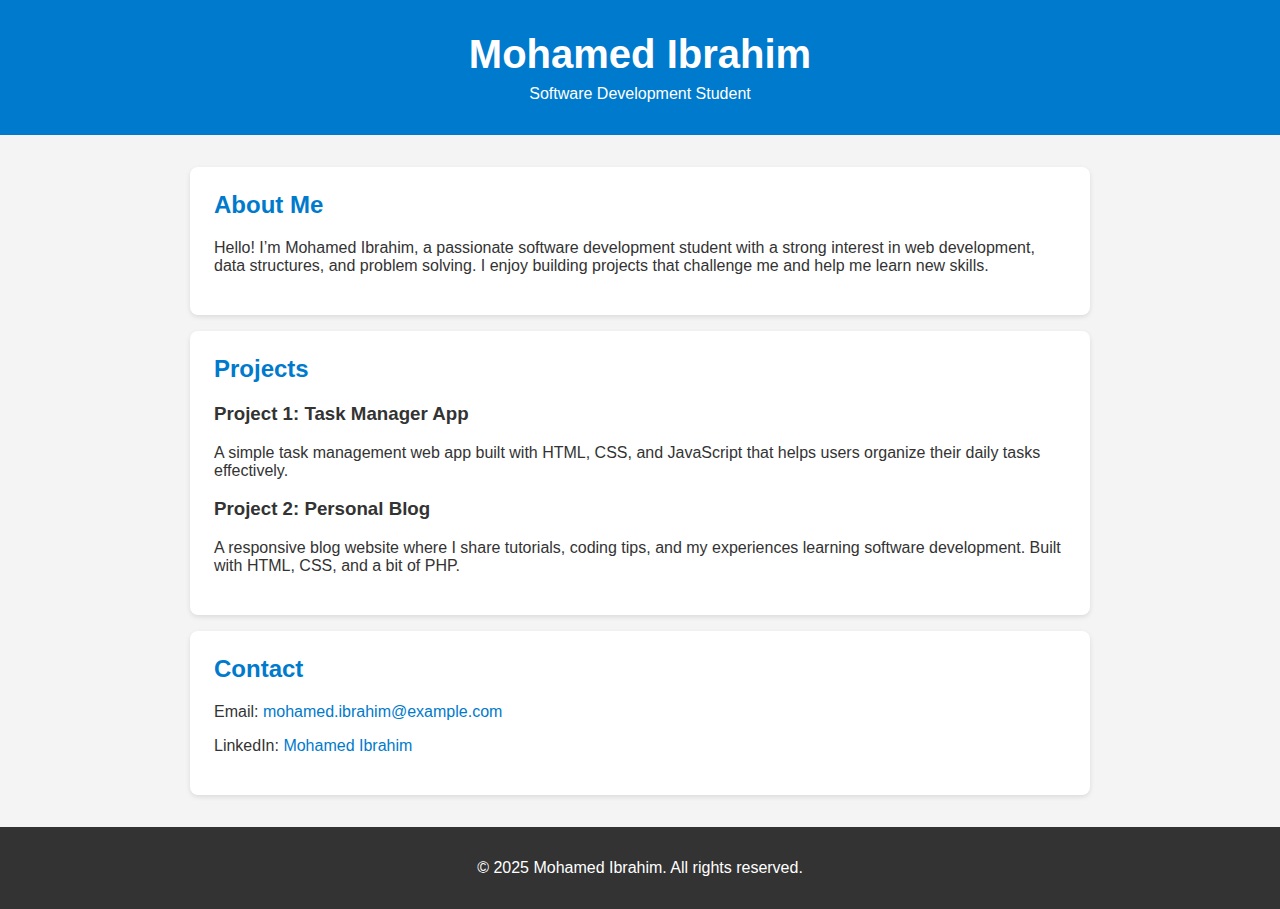
<file: pizza shop/anchores/home.html>
<!DOCTYPE html>
<html lang="en">
<head>
  <meta charset="UTF-8" />
  <meta name="viewport" content="width=device-width, initial-scale=1.0"/>
  <title>Mohamed Ibrahim | Software Developer Portfolio</title>
  <style>
    body {
      font-family: Arial, sans-serif;
      margin: 0;
      background-color: #f4f4f4;
      color: #333;
    }
    header {
      background-color: #007acc;
      color: white;
      padding: 2rem 1rem;
      text-align: center;
    }
    header h1 {
      margin: 0;
      font-size: 2.5rem;
    }
    header p {
      margin: 0.5rem 0 0;
    }
    main {
      max-width: 900px;
      margin: 2rem auto;
      padding: 0 1rem;
    }
    section {
      background: white;
      padding: 1.5rem;
      margin-bottom: 1rem;
      border-radius: 8px;
      box-shadow: 0 2px 5px rgba(0,0,0,0.1);
    }
    h2 {
      margin-top: 0;
      color: #007acc;
    }
    .project {
      margin-bottom: 1rem;
    }
    footer {
      text-align: center;
      padding: 1rem;
      background: #333;
      color: white;
    }
    a {
      color: #007acc;
      text-decoration: none;
    }
    a:hover {
      text-decoration: underline;
    }
  </style>
</head>
<body>
  <header>
    <h1>Mohamed Ibrahim</h1>
    <p>Software Development Student</p>
  </header>
  <main>
    <section>
      <h2>About Me</h2>
      <p>Hello! I’m Mohamed Ibrahim, a passionate software development student with a strong interest in web development, data structures, and problem solving. I enjoy building projects that challenge me and help me learn new skills.</p>
    </section>

    <section>
      <h2>Projects</h2>
      <div class="project">
        <h3>Project 1: Task Manager App</h3>
        <p>A simple task management web app built with HTML, CSS, and JavaScript that helps users organize their daily tasks effectively.</p>
      </div>
      <div class="project">
        <h3>Project 2: Personal Blog</h3>
        <p>A responsive blog website where I share tutorials, coding tips, and my experiences learning software development. Built with HTML, CSS, and a bit of PHP.</p>
      </div>
      <!-- Add more projects as needed -->
    </section>

    <section>
      <h2>Contact</h2>
      <p>Email: <a href="mailto:mohamed.ibrahim@example.com">mohamed.ibrahim@example.com</a></p>
      <p>LinkedIn: <a href="https://www.linkedin.com/in/mohamed-ibrahim" target="_blank">Mohamed Ibrahim</a></p>
      <!-- You can add GitHub, Twitter, etc. -->
    </section>
  </main>
  <footer>
    <p>&copy; 2025 Mohamed Ibrahim. All rights reserved.</p>
  </footer>
</body>
</html>
</file>
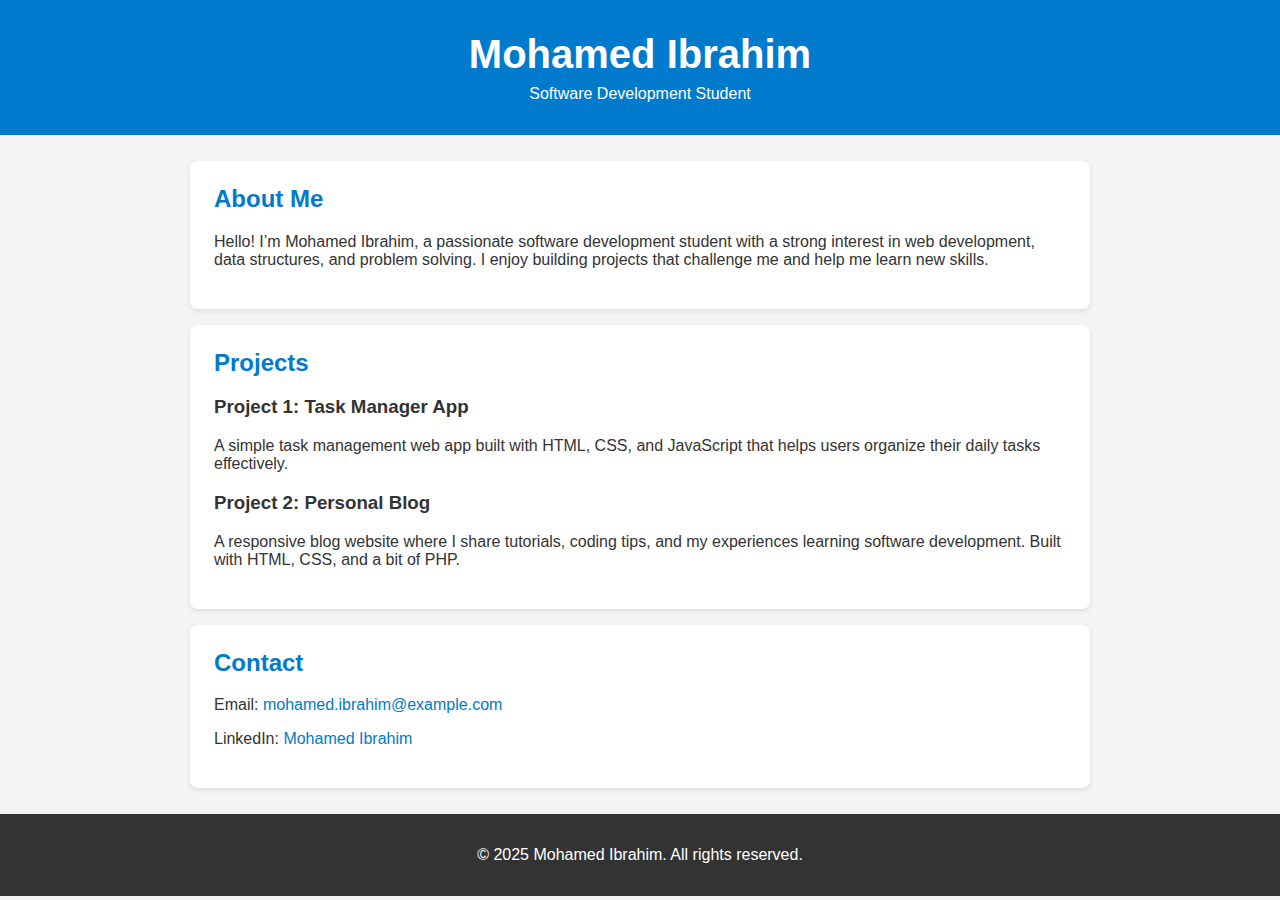
<file: pizza shop/anchores_chatgpt/contactme.html>
<!DOCTYPE html>
<html lang="en">
<head>
  <meta charset="UTF-8" />
  <meta name="viewport" content="width=device-width, initial-scale=1.0"/>
  <title>Mohamed Ibrahim | Software Developer Portfolio</title>
  <style>
    body {
      font-family: Arial, sans-serif;
      margin: 0;
      background-color: #f4f4f4;
      color: #333;
    }
    header {
      background-color: #007acc;
      color: white;
      padding: 2rem 1rem;
      text-align: center;
    }
    header h1 {
      margin: 0;
      font-size: 2.5rem;
    }
    header p {
      margin: 0.5rem 0 0;
    }
    main {
      max-width: 900px;
      margin: 2% auto;
      padding: 0 1rem;
    }
    section {
      background: rgb(255, 255, 255);
      padding: 1.5rem;
      margin-bottom: 1rem;
      border-radius: 8px;
      box-shadow: 0 2px 5px rgba(0,0,0,0.1);
    }
    h2 {
      margin-top: 0;
      color: #007acc;
    }
    .project {
      margin-bottom: 1rem;
    }
    footer {
      text-align: center;
      padding: 1rem;
      background: #333;
      color: white;
    }
    a {
      color: #007acc;
      text-decoration: none;
    }
    a:hover {
      text-decoration: underline;
    }
  </style>
</head>
<body>
  <header>
    <h1>Mohamed Ibrahim</h1>
    <p>Software Development Student</p>
  </header>
  <main>
    <section>
      <h2>About Me</h2>
      <p>Hello! I’m Mohamed Ibrahim, a passionate software development student with a strong interest in web development, data structures, and problem solving. I enjoy building projects that challenge me and help me learn new skills.</p>
    </section>

    <section>
      <h2>Projects</h2>
      <div class="project">
        <h3>Project 1: Task Manager App</h3>
        <p>A simple task management web app built with HTML, CSS, and JavaScript that helps users organize their daily tasks effectively.</p>
      </div>
      <div class="project">
        <h3>Project 2: Personal Blog</h3>
        <p>A responsive blog website where I share tutorials, coding tips, and my experiences learning software development. Built with HTML, CSS, and a bit of PHP.</p>
      </div>
      <!-- Add more projects as needed -->
    </section>

    <section>
      <h2>Contact</h2>
      <p>Email: <a href="mailto:mohamed.ibrahim@example.com">mohamed.ibrahim@example.com</a></p>
      <p>LinkedIn: <a href="home.html" target="_blank">Mohamed Ibrahim</a></p>
      <!-- You can add GitHub, Twitter, etc. -->
    </section>
  </main>
  <footer>
    <p>&copy; 2025 Mohamed Ibrahim. All rights reserved.</p>
  </footer>
</body>
</html>
</file>
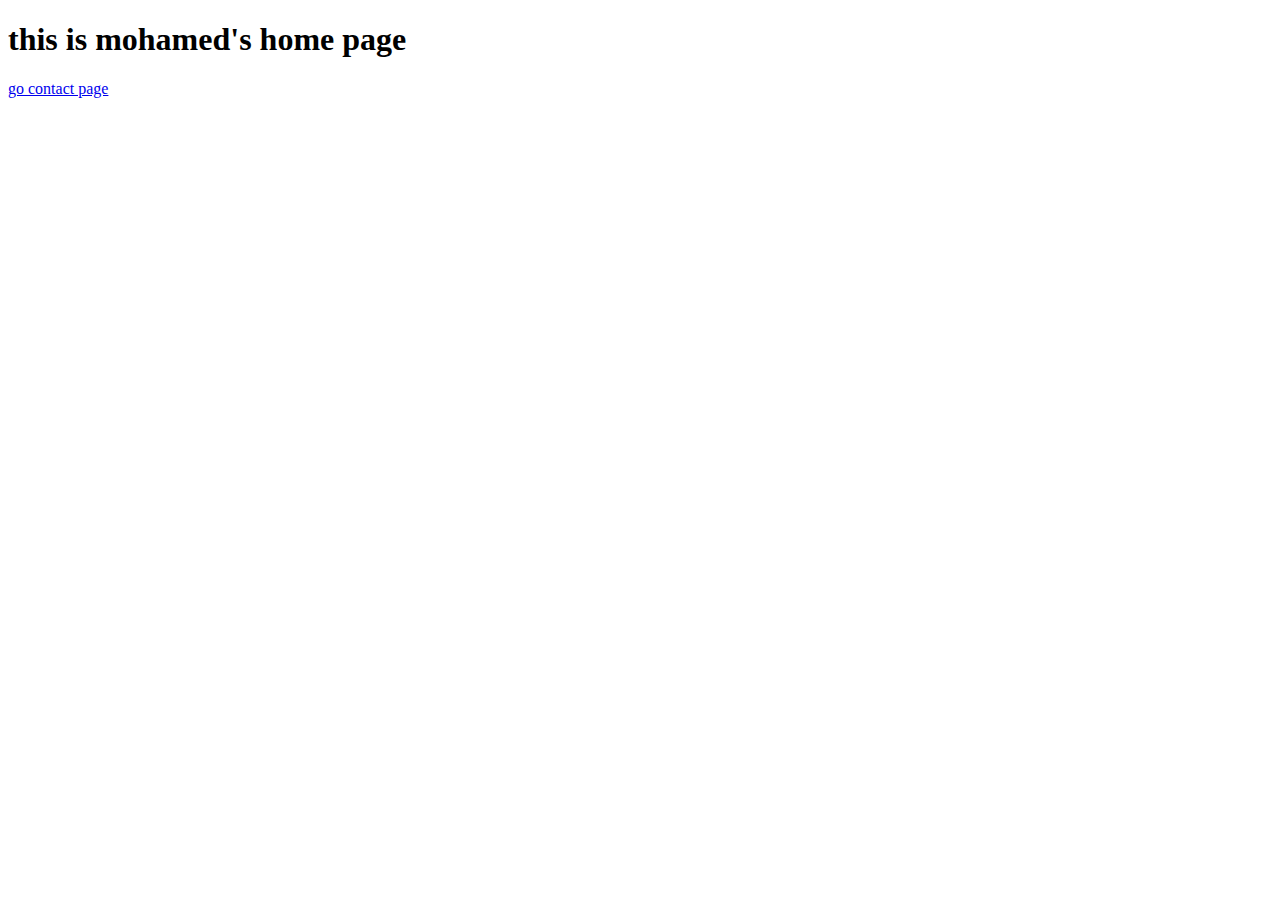
<file: pizza shop/anchores_chatgpt/home.html>
<!DOCTYPE html>
<html lang="en">
<head>
  <meta charset="UTF-8">
  <meta name="viewport" content="width=device-width, initial-scale=1.0">
  <title>Document</title>
</head>
<body>
  <h1>this is mohamed's home page</h1>
  <a target="_blank" href="contactme.html">go contact page </a>
</body>
</html>
</file>
<file: personal website/style.css>
h1{
    color: blueviolet;
    font-style: italic;
}
h2{
    column-gap: 30px;
    color: rgb(117, 182, 166);
    background-color: rgb(165, 78, 78);
    margin-right: 20px;
}
p {
    font-family: 'Gill Sans', 'Gill Sans MT', Calibri, 'Trebuchet MS', sans-serif;
    margin:2ch;
    container: 200px;
}
div {
    container-type: rectangle;
}
</file>
